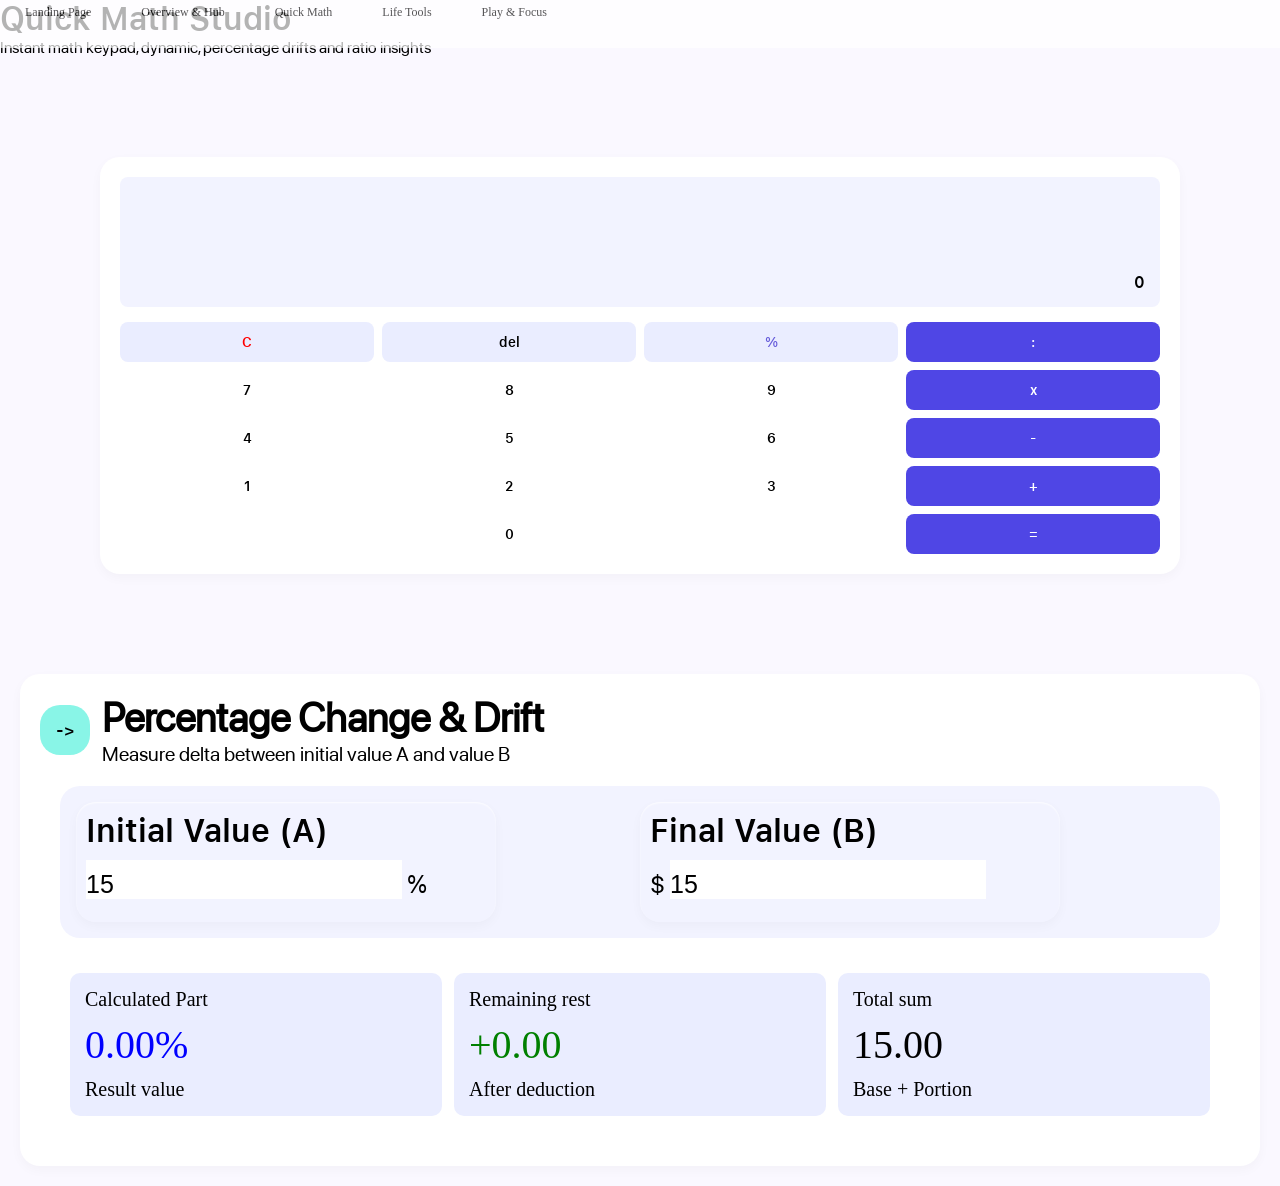
<file: calculator.html>
<!DOCTYPE html>
<html>
    <head>
        <link rel="stylesheet" href="calculatorStyles.css">
    </head>
    <body>
        <nav>
            <ul>
               <li><p><a href="AMRIT-WORK/landing-page.html">Landing Page</a></p></li>
                <li> <p> <a href="index.html"> Overview & Hub </a> </p> </li>
                <li> <p> <a href="calculator.html"> Quick Math </a> </p> </li>
                <li> <p> <a href="lifetools.html"> Life Tools </a> </p> </li>
                <li> <p> <a href="playandfocus.html"> Play & Focus </a> </p> </li>
            </ul>
        </nav>

        <header> 
            
        </header>

        <div class="title">
            <h1 class="title-text"> Quick Math Studio </h1>
            <p class="title-paragraph"> Instant math keypad, dynamic, percentage drifts and ratio insights </p>
        </div>
        
        <div class="calculator-card">
            <div id="calc-display" > 0 </div>

            <!-- Keyboard grid -->
             <div class="calculator-keyboard">
                <!-- Button operator -->
                <button class="button button--essential" id="C" onclick=""> C </button>
                <button class="button button--essential" onclick="">del</button>
                <button class="button button--essential" id="percent" onclick=""> % </button>
                <button class="button button--operator" onclick=""> : </button> 
                <!-- Button nums -->

                <!-- Row 1 -->
                <button class="button" onclick=""> 7 </button> 
                <button class="button" onclick=""> 8 </button> 
                <button class="button" onclick=""> 9 </button> 
                <button class="button button--operator" onclick=""> x </button>

                <!-- Row 2 -->

                <button class="button" onclick=""> 4 </button> 
                <button class="button" onclick=""> 5 </button> 
                <button class="button" onclick=""> 6 </button> 
                <button class="button button--operator" onclick=""> - </button>

                <!-- Row 3 -->

                <button class="button" onclick=""> 1 </button> 
                <button class="button" onclick=""> 2 </button> 
                <button class="button" onclick=""> 3 </button> 
                <button class="button button--operator" onclick=""> + </button>

                <!-- Row 4 -->
                <button class="button button--0" onclick=""> 0 </button> 
                
                <button class="button button--operator" onclick=""> = </button>
             </div>
        </div>

<!-- 

        with the permisiion of the organiser i have made this part a comment as we dpnt need to for js ,
        i am not makking edit in css as it dosent need initialits also a requet to reviewer that i have taken advice from an orgniser so this sudden change in code should not cause any ai suspician
        and i have not deleted it  ok etha !! -->














        
        <!-- Feel Free to change the colours and begin doing the JS
        <div class="proportion-card">
            <div class="card-header"> 
                <div class="icon-badge"> % </div>
                <div class="card-header-titles">
                    <h2> Proportion Finder </h2>
                    <p> Calculate exact shares, commisions tips and dicsounts </p>
                </div>  

            </div> -->
<!--            
            <div class="input-section">
                <div class="input-group">
                    <h1> Percentage </h1>
                    <div class="input-field">
                        <input type="text" id="prop-percent" value="15">
                        <span class="suffix"> % </span>
                    </div>
                </div>
                
                <div class="input-group">
                    <h1> Base price </h1>
                    <div class="input-field">
                        <span class="prefix"> $ </span>
                        <input type="text" id="prop-base" value="250">
                    </div>
                </div>
            </div>
            <div class="slider-section"> 
                <div class="slider-group"> 
                    <span> Fluid percentage sweep </span>
                    <span class="range-text"> 0% to 100% </span>
                </div>
                <input type="range" id="prop-slider" min="0" max="100" value="15" class="range-slider">
            </div>
            
            Preset
            <!- <span class="presets-label"> Presets </span>
            <div class="presets-buttons">
                <button class="preset-button" data-value="5"> +5% </button>
                <button class="preset-button" data-value="10"> +10% </button>
                <button class="preset-button preset-button--active" data-value="15"> +15% </button>
                <button class="preset-button" data-value="20"> +20% </button>
                <button class="preset-button" data-value="25"> +25% </button>
                <button class="preset-button" data-value="50"> +50% </button>
            </div> --> 

            <!-- Distribution bar
            <div class="distribution-bar"> 
                <div class="dist-header">
                    <span> Proportion Distribution </span>
                    <div class="dist-legend"> 
                        <span class="dot dot--blue"> </span> <span id="legend-part-text"> Part (15%)</span>
                        <span class="dot dot--cyan"> </span> <span id="legend-remainder-text">Remainder (85%)</span>
                    </div>
                </div>
                <div class="multi-progress-bar">
                    <div class="progress-part" id="progress-part" style="width: 15%;"> </div>
                    <div class="progress-remainder" id="progress-remainder" style="width: 85%;"> </div>
                </div>
            </div>

            Output
            <div class="output-grid">
                <div class="output-section">
                    <span class="out out-title"> Calculated Part </span>
                    <span class="out out-value out-value--blue"> $38.00 </span>
                    <span class="out out-sub"> Result value </span>
                </div>
                <div class="output-section">
                    <span class="out out-title"> Remaining rest </span>
                    <span class="out out-value out-value--green"> $38.00 </span>
                    <span class="out out-sub"> After deduction </span>
                </div>
                <div class="output-section">
                    <span class="out out-title"> Total sum </span>
                    <span class="out out-value out-value--black"> $260.00 </span>
                    <span class="out out-sub"> Base + Portion </span>
                </div>
            </div>
        </div> -->

        <!-- Percentage card -->
        <div class="percentage-card">
            <div class="card-header"> 
                <div class="icon-badge"> -> </div>
                <div class="card-header-titles">
                    <h2> Percentage Change & Drift</h2>
                    <p> Measure delta between initial value A and value B</p>
                </div>  
            </div>
            <div class="input-section">
                <div class="input-group">
                    <h1> Initial Value (A) </h1>
                    <div class="input-field">
                        <input type="text" value="15">
                        <span class="suffix"> % </span>
                    </div>
                </div>
                
                <div class="input-group">
                    <h1> Final Value (B) </h1>
                    <div class="input-field">
                        <span class="prefix"> $ </span>
                        <input type="text" value="15">
                    </div>
                </div>
            </div>

             <div class="output-grid">
                <div class="output-section">
                    <span class="out-title"> Calculated Part </span>
                    <span class="out-value out-value--blue"> $38.00 </span>
                    <span class="out-sub"> Result value </span>
                </div>
                <div class="output-section">
                    <span class="out-title"> Remaining rest </span>
                    <span class="out-value out-value--green"> $38.00 </span>
                    <span class="out-sub"> After deduction </span>
                </div>
                <div class="output-section">
                    <span class="out-title"> Total sum </span>
                    <span class="out-value out-value--black"> $260.00 </span>
                    <span class="out-sub"> Base + Portion </span>
                </div>
                <!-- WIP NOT DONE! -->
            </div>
        </div>

        <script src="calculatorScript.js"></script>
    </body>
</html>
</file>
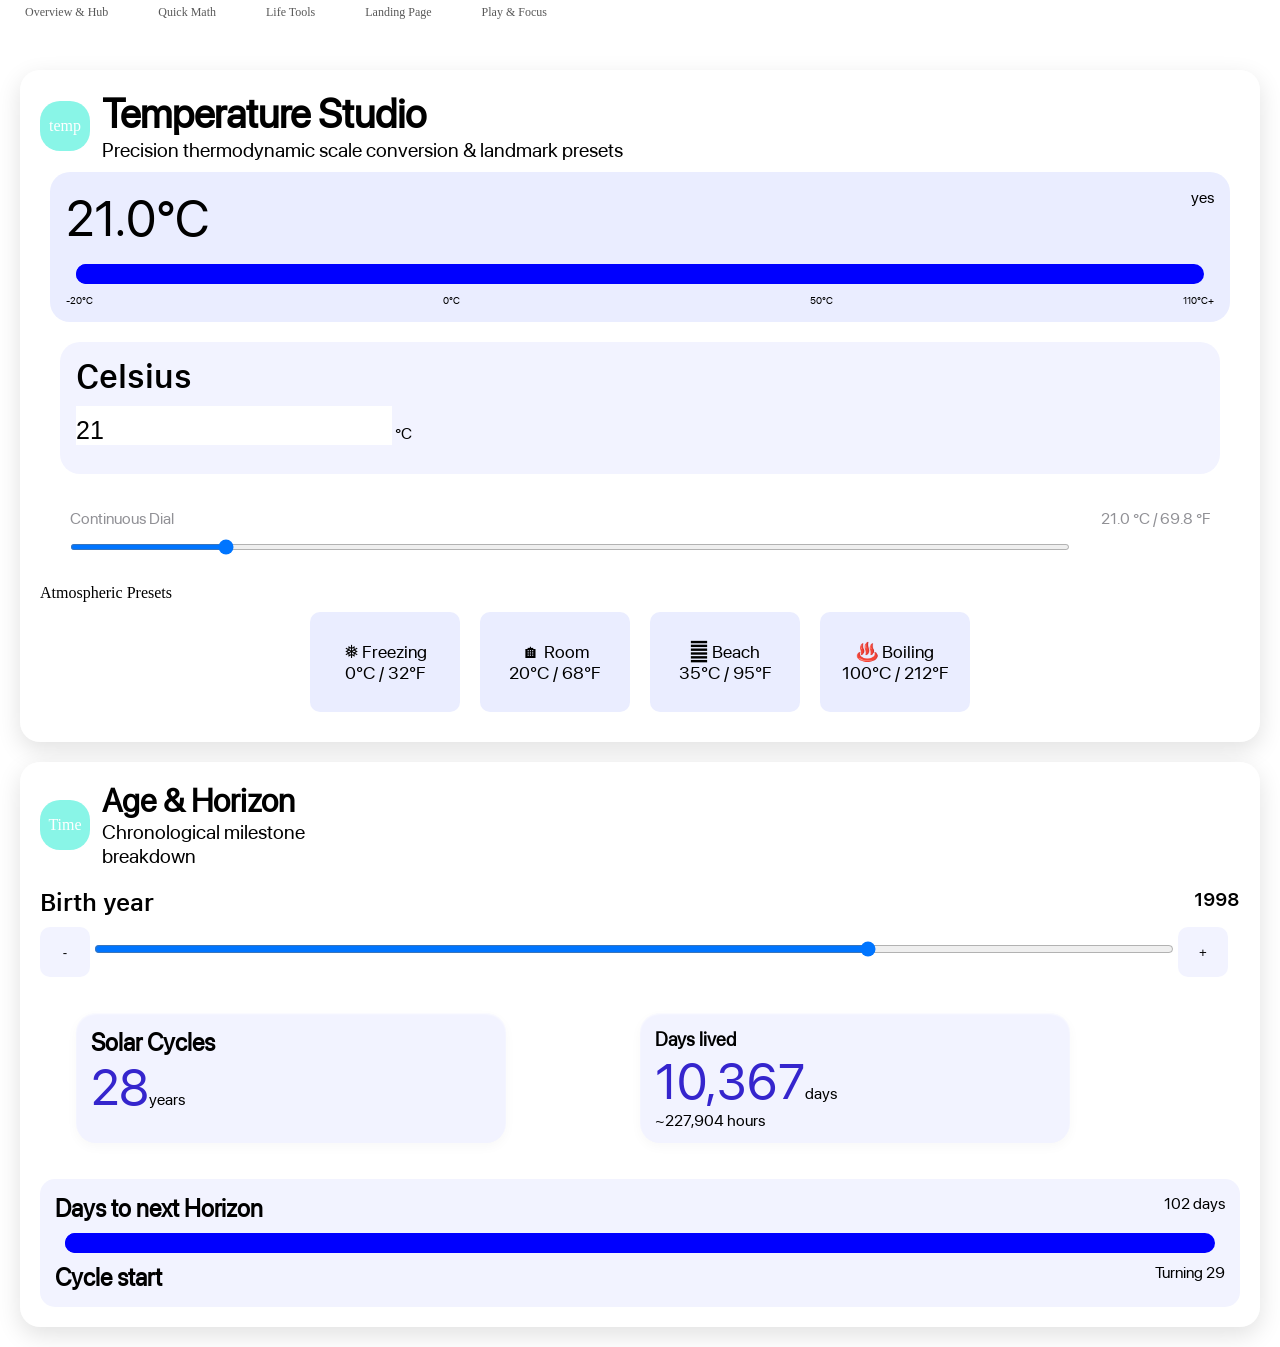
<file: lifetools.html>
<!DOCTYPE html>
<html> 
    <head> 
        <link rel="stylesheet" href="lifetoolsStyles.css">
    </head>
    <body>
        <nav>
            <ul>
               <li> <p> <a href="index.html"> Overview & Hub </a> </p> </li>
                <li> <p> <a href="calculator.html"> Quick Math </a> </p> </li>
                <li> <p> <a href="lifetools.html"> Life Tools </a> </p> </li>
               <li><p><a href="AMRIT-WORK/landing-page.html">Landing Page</a></p></li>
                <li> <p> <a href="playandfocus.html"> Play & Focus </a> </p> </li>
            </ul>
        </nav>

        <header> </header>

         <div class="temperature-card">
            <div class="card-header"> 
                <div class="icon-badge"> temp </div>
                <div class="card-header-titles">
                    <h2> Temperature Studio </h2>
                    <p> Precision thermodynamic scale conversion & landmark presets </p>
                </div>  

            </div>
            <div class="temperature-display">   
                <div class="display-text"> 
                    <div class="top-row">
                        <div class="top-readout"> 
                            <span class="display-value"> 21.0 </span>
                            <span class="display-unit"> °C </span>
                        </div>
                        <div class="comfort-badge">
                            <span class="badge-icon"> yes </span>   
                        </div>  
                    </div>
                    
                    <div class="multi-progress-bar">
                        <div class="progress-part" style="width: 15%;"> </div>
                        <div class="progress-remainder" style="width: 85%;"> </div>
                    </div>
                    
                    <div class="scale-markers">
                        <span> -20°C </span>
                        <span> 0°C </span>
                        <span> 50°C </span>
                        <span> 110°C+ </span>
                    </div>
                </div>

            </div>
            <div class="input-section">
                <div class="input-group">
                    <h1> Celsius </h1>
                    <div class="input-field">
                        <input type="text" value="21">
                        <span class="suffix"> °C </span>
                    </div>
                </div>

                <!-- commented with permission   -->
                
                <!-- <div class="input-group">
                    <h1> Fahrenheit </h1>
                    <div class="input-field">
                        <input type="text" value="69.8">
                        <span class="suffix"> °F </span>
                    </div>
                </div> -->
            </div>
            <div class="slider-section"> 
                <div class="slider-group"> 
                    <span> Continuous Dial </span>
                    <span class="range-text"> 21.0 °C / 69.8 °F </span>
                </div>
                <input type="range" min="0" max="100" value="15" class="range-slider">
            </div>
            
            <!-- Preset -->
            <span class="presets-label"> Atmospheric Presets </span>
            <div class="preset-buttons">
                <button class="preset-button"> 
                    <span class="preset-icon"> ❅</span>
                    <span class="preset-title"> Freezing </span> <br>
                    <span class="preset-subtitle"> 0°C / 32°F </span>   

                </button>
                <button class="preset-button preset-button--active"> 
                    <span class="preset-icon"> 🏠︎ </span>
                    <span class="preset-title"> Room </span> <br>
                    <span class="preset-subtitle"> 20°C / 68°F </span>   
                </button>
                <button class="preset-button"> 
                    <span class="preset-icon"> 𓊝 </span>
                    <span class="preset-title"> Beach </span> <br>
                    <span class="preset-subtitle"> 35°C / 95°F </span>   
                </button>
                <button class="preset-button"> 
                    <span class="preset-icon"> ♨️ </span>
                    <span class="preset-title"> Boiling </span> <br>
                    <span class="preset-subtitle"> 100°C / 212°F</span>   
                </button>
            </div>
        </div> 

        <!-- Age -->
        <div class="age-card">
            <div class="card-header">
                <div class="icon-badge"> Time </div>
                <div class="card-header-titles"> 
                    <h1> Age & Horizon </h1>
                    <p> Chronological milestone <br> breakdown </p>
                </div>
                
            </div>

            <!-- Slider -->
            <div class="birthyear">
                <div class="birthyear-legend">
                    <h2> Birth year </h2>
                    <h3> 1998 </h3>
                </div>
                <div class="birthyear-slider">
                    <button class="yearbutton minus"> - </button>
                    <input type="range" min="1926" max="2026" value="1998">
                    <button class="yearbutton plus"> + </button>
                </div>
            </div>

            <div class="life-lived">
                <div class="life-lived-group">
                    <h2> Solar Cycles</h2>
                    <div class="amount-unit">
                        <span class="life-lived-amount solar-cycles-amount"> 28</span>
                        <span class="life-lived-unit solar-cycles-unit"> years </span>

                    </div>
                </div>
                <div class="life-lived-group">
                    <h3> Days lived</h3>
                    <div class="amount-unit">
                        <span class="life-lived-amount days-lived-amount"> 10,367</span>
                        <span class="life-lived-unit days-lived--unit"> days </span>
                    </div>
                    <p> ~227,904 hours </p>
                </div>
            </div>

            <div class="count-down">
                <div class="count-down-header">
                    <h2> Days to next Horizon </h2>
                    <p> 102 days </p>
                </div>
                <div class="multi-progress-bar">
                    <div class="progress-part" style="width: 15%;"> </div>
                    <div class="progress-remainder" style="width: 85%;"> </div>
                </div>
                <div class="count-down-footer">
                    <h2> Cycle start </h2>
                    <p> Turning 29 </p>
                </div>
            </div>
        </div>  

        <!-- again with permission from org im doing it in comment  -->





        
        <!-- <div class="decision-card">
            <div class="card-header">
                <div class="icon-badge"> temp </div>
                <div class="card-header-titles">
                    <h2> Decision Arbiter </h2>
                    <p> Bypass cognitive paralysis instantly </p>
                </div>
            </div>
            <div class="decisions">
                <div class="decision decision--A">
                    <p> <span class="key-decision key-decision--green"> A </span> Deep Focus Session </p>
                </div>
                <div class="decision decision--B">
                    <p> <span class="key-decision key-decision--blue"> B </span> 30 Minute Outdoor Walk </p>
                </div>
                    <button class="resolve-button"> Resolve Dillema </button>
            </div>
        </div> -->

        <script src="life-script.js"></script>
    </body>
</html>
</file>
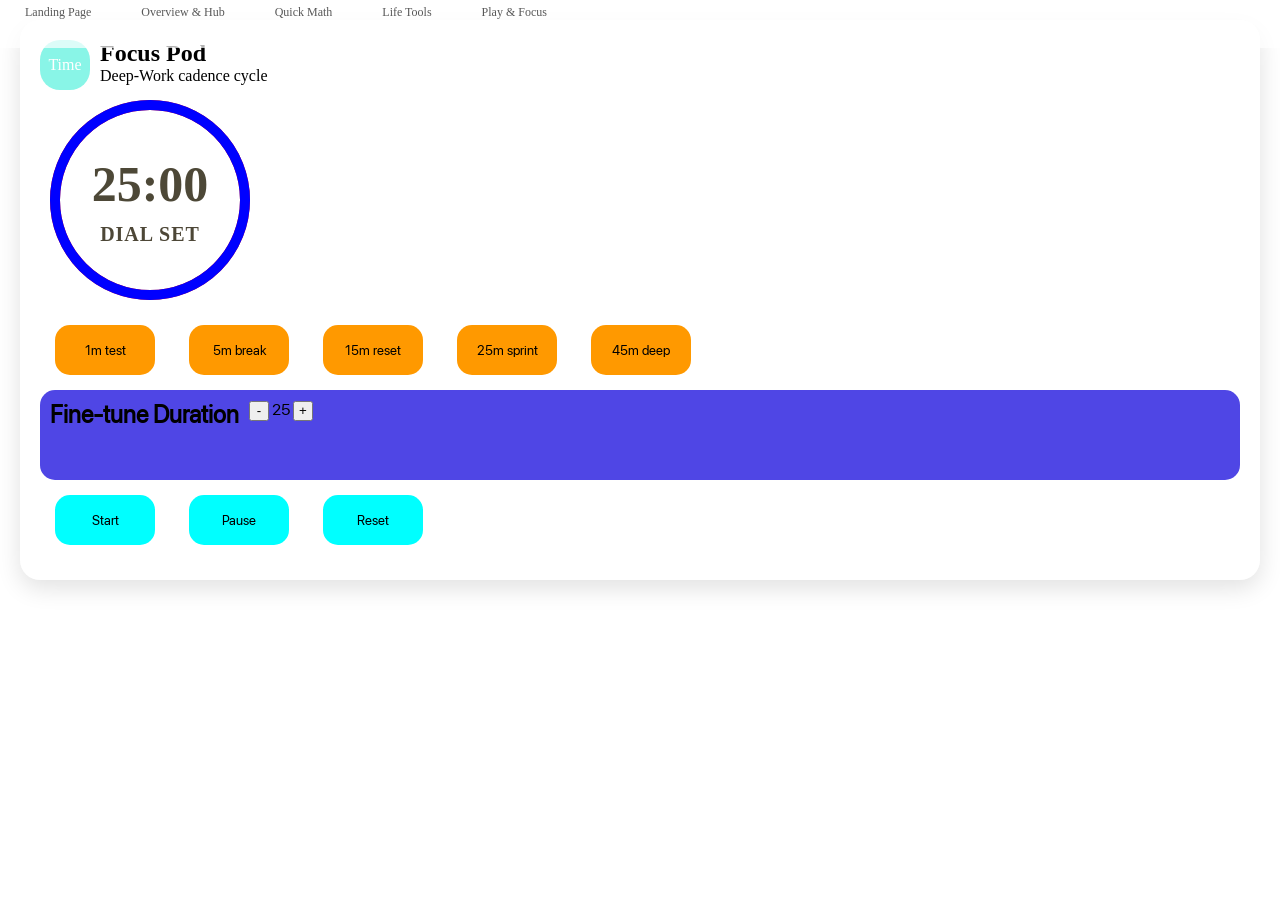
<file: playandfocus.html>
<!DOCTYPE html>
<html>

<head>
    <link rel="stylesheet" href="playandfocus.css">
</head>

<body>
    <!-- Nav -->
    <nav>
        <ul>
            <li>
                <p><a href="AMRIT-WORK/landing-page.html">Landing Page</a></p>
            </li>
            <li>
                <p> <a href="index.html"> Overview & Hub </a> </p>
            </li>
            <li>
                <p> <a href="calculator.html"> Quick Math </a> </p>
            </li>
            <li>
                <p> <a href="lifetools.html"> Life Tools </a> </p>
            </li>
            <li>
                <p> <a href="playandfocus.html"> Play & Focus </a> </p>
            </li>
        </ul>
    </nav>

    <!-- Start -->
    <div class="focus-card">
        <div class="focus-header">
            <div class="icon-badge"> Time </div>
            <div class="focus-title">
                <h2> Focus Pod </h2>
                <p> Deep-Work cadence cycle</p>
            </div>
        </div>

        <div class="time-wrapper">
            <svg class="progress-ring" width="220" height="220">
                <circle class="ring-track" cx="110" cy="110" r="95"> </circle>
                <circle class="ring-progress" cx="110" cy="110" r="95"> </circle>
            </svg>

            <div class="timer-text">
                <span class="timer-value"> 25:00 </span>
                <span class="timer-label"> DIAL SET</span>
            </div>
        </div>
        <div class="timer-buttons">
            <button class="timer-button"> 1m test </button>
            <button class="timer-button"> 5m break </button>
            <button class="timer-button"> 15m reset </button>
            <button class="timer-button"> 25m sprint </button>
            <button class="timer-button"> 45m deep </button>
        </div>
        <!-- Slider -->
        <div class="slider">
            <div class="slider-legend">
                <h2> Fine-tune Duration </h2>
            </div>
            <div class="slider-input">
                <button class="yearbutton minus"> - </button>
                <span class="slider-value"> 25 </span>
                <button class="yearbutton plus"> + </button>
            </div>
        </div>

        <div class="focus-buttons">
            <button class="focus-button focus-button--start"> Start </button>
            <button class="focus-button focus-button--pause"> Pause </button>
            <button class="focus-button focus-button--reset"> Reset </button>
        </div>
    </div>

    <script src="play-script.js"></script>
</body>

</html>
</file>
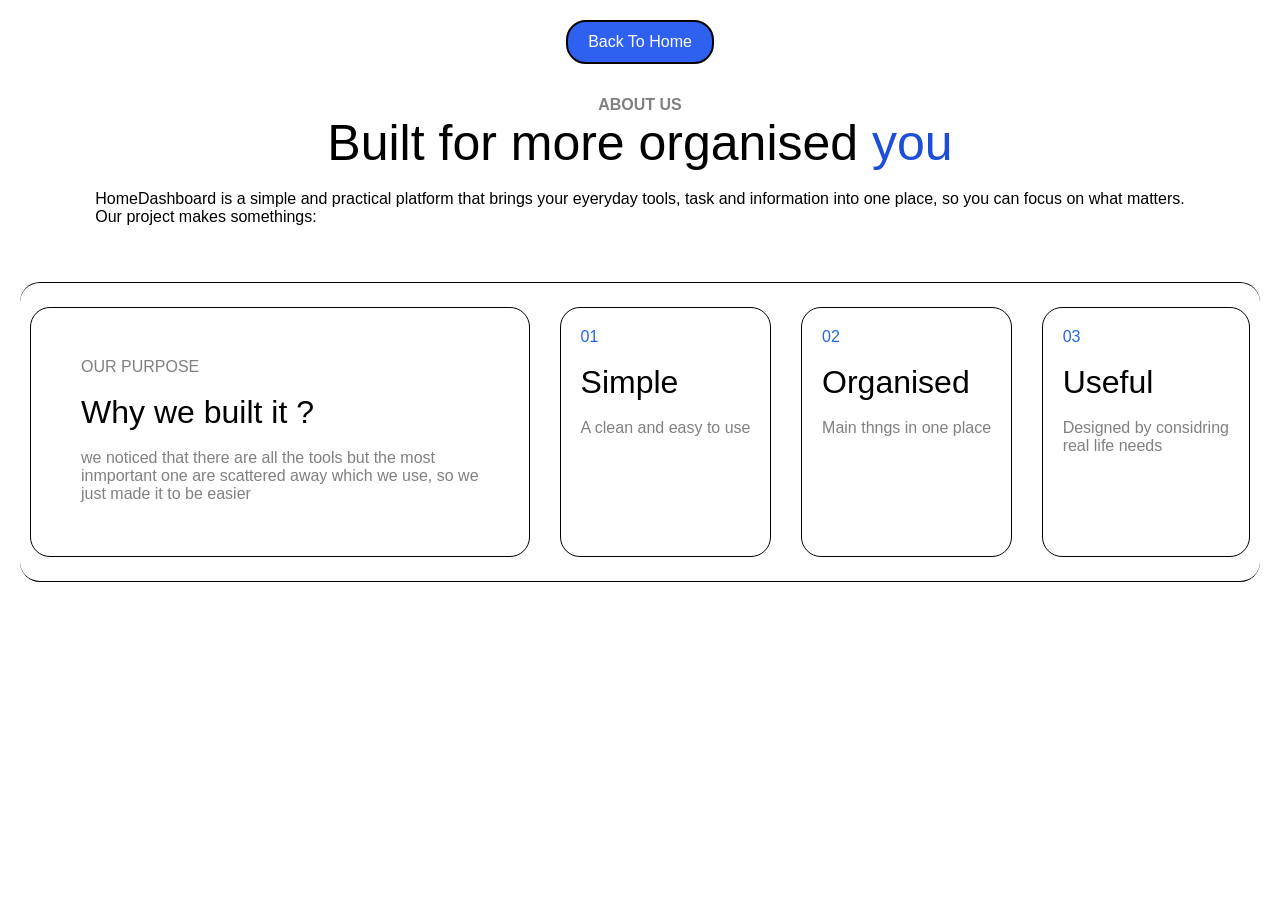
<file: AMRIT-WORK/about-land.html>
<!DOCTYPE html>
<html lang="en">
<head>
    <meta charset="UTF-8">
    <meta name="viewport" content="width=device-width, initial-scale=1.0">
    <title>Document</title>
    <link rel="stylesheet" href="landing-page.css">
</head>
<body>
    <div class="idk">
    <a class="about-a" href="landing-page.html">Back To Home</a>
    </div>
    <br><br>
<div class="about-us-div">
    <h4 class="about-hfour">ABOUT US</h4> <br>
</div>
<div class="pppp-div">
    <p class="pppp">
        Built for more organised <span class="pppp-span">you</span>
    </p></div><br>
    <div class="yoyo">
    <p>HomeDashboard is a simple and practical platform that brings your eyeryday tools, task and information into one place, so you can focus on what matters. <br>Our project makes somethings:</p>
    </div><br><br>

    <div class="box">
        <div class="box1">
            <span class="box1-1">OUR PURPOSE</span><br><br>
            <span class="box1-2">Why we built it ?</span><br><br>
            <span class="box1-3">we noticed that there are all the tools but the most inmportant one are scattered away which we use, so we just made it to be easier</span>
        </div>
        <div class="box2">
            <span class="box-2-1">01</span><br><br>
            <span class="box-2-2">Simple</span><br><br>
            <span class="box-2-3">A clean and easy to use</span>
        </div>
        <div class="box3">
            <span class="box-3-1">02</span><br><br>
            <span class="box-3-2">Organised</span><br><br>
            <span class="box-3-3">Main thngs in one place</span>
        </div>
        <div class="box4">
            <span class="box-4-1">03</span><br><br>
            <span class="box-4-2">Useful</span><br><br>
            <span class="box-4-3">Designed by considring <br> real life needs</span>
        </div>
    </div>
   

</body>
</html>
</file>
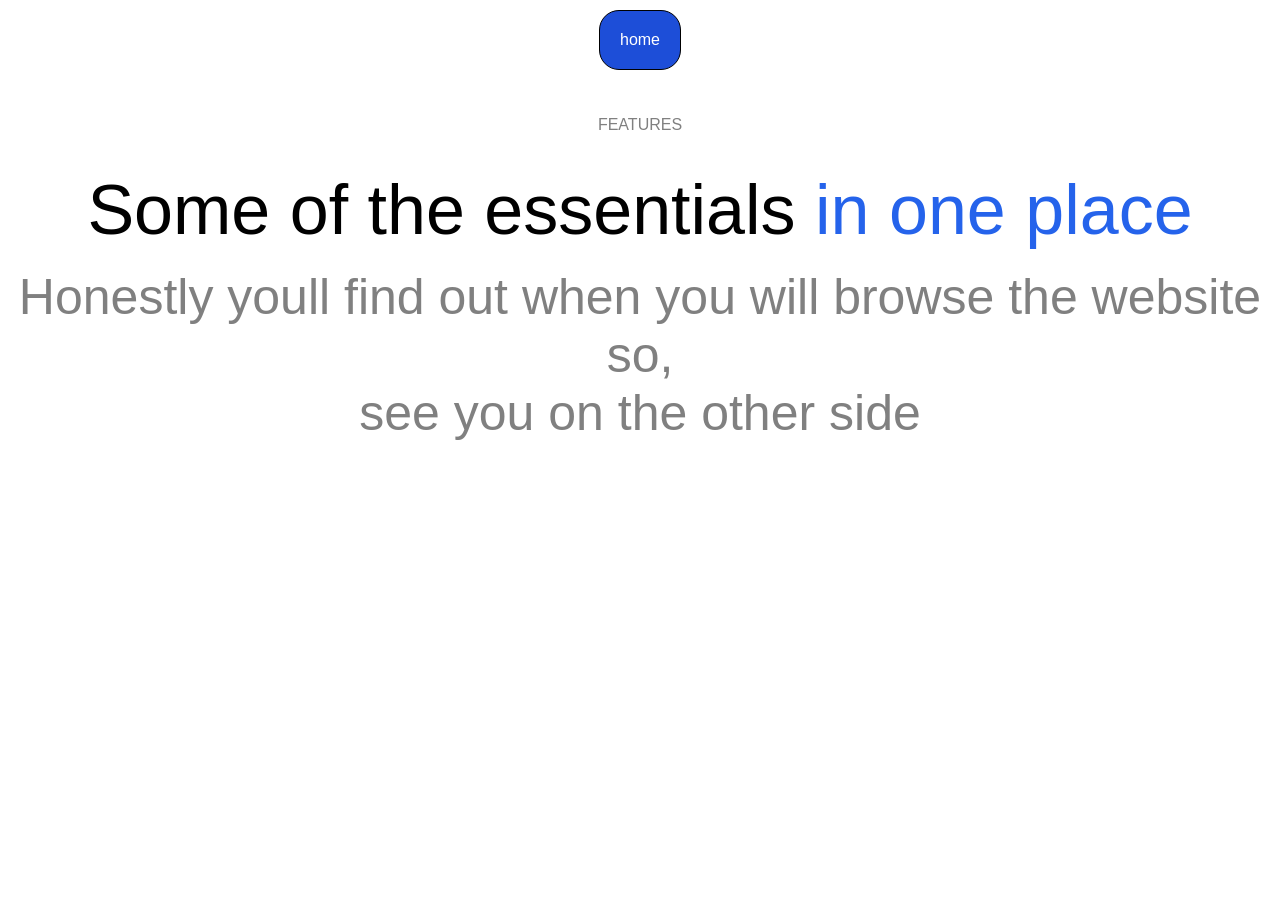
<file: AMRIT-WORK/features-land.html>
<!DOCTYPE html>
<html lang="en">

<head>
    <meta charset="UTF-8">
    <meta name="viewport" content="width=device-width, initial-scale=1.0">
    <title>Document</title>
    <link rel="stylesheet" href="landing-page.css">
</head>

<body>

    <div class="something-div">
        <a class="something" href="landing-page.html">home</a>
    </div>

    <div class="feat-div"></div>
<br><br>
    <p class="feat-p">FEATURES</p><br><br>
    <p class="every-p">Some of the essentials<span class="every-span"> in one place</span></p><br>

    <p class="rest-p">Honestly youll find out when you will browse the website so, <br>see you on the other side
    </p>
</body>

</html>
</file>
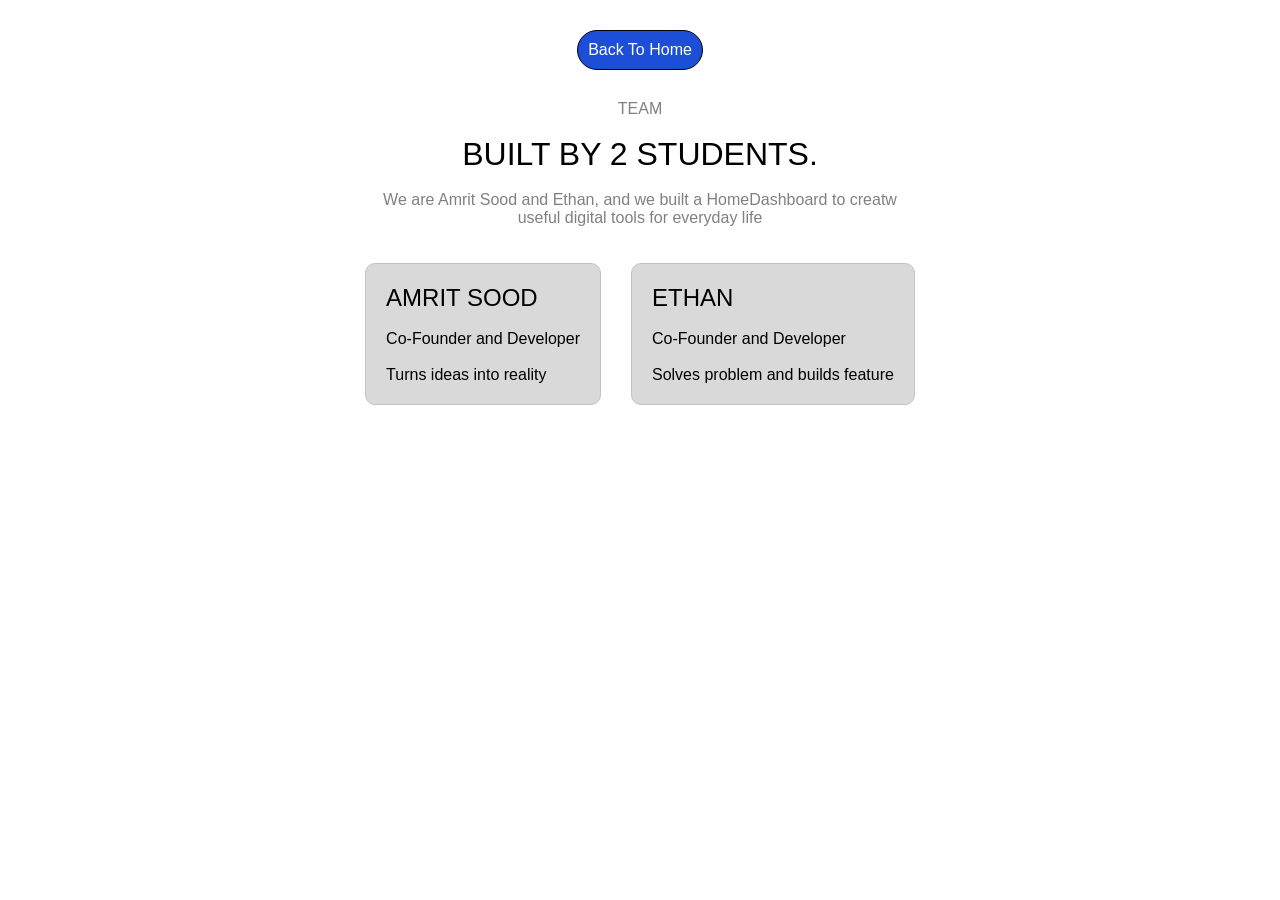
<file: AMRIT-WORK/team-land.html>
<!DOCTYPE html>
<html lang="en">

<head>
    <meta charset="UTF-8">
    <meta name="viewport" content="width=device-width, initial-scale=1.0">
    <title>Document</title>
    <link rel="stylesheet" href="landing-page.css">
</head>

<body>

    <div class="hh-div">
        <a class="hh" href="landing-page.html">Back To Home</a>
    </div>

    <div class="t-div">
        TEAM
    </div><br>

    <div class="built-div">BUILT BY 2 STUDENTS.</div><br>

    <div class="t-div">We are Amrit Sood and Ethan, and we built a HomeDashboard to creatw <br>useful digital tools for
        everyday life</div>
    <br><br>
    <div class="block-div">
        <div class="block-div-1"><span class="am">AMRIT SOOD</span><br><br>Co-Founder and Developer <br><br>Turns ideas
            into reality</div>
        <div class="block-div-2"><span class="am">ETHAN</span><br><br>Co-Founder and Developer <br><br>Solves problem
            and builds feature</div>
    </div>

</body>

</html>
</file>
<file: calculatorStyles.css>
/* --- SF PRO TEXT (Using Display Regular as a temporary substitute) --- */
@font-face {
    font-family: 'SF Pro Text Regular';
    src: url('fonts/sf-pro-display_regular.woff2') format('woff2'); /* This file exists! */
    font-weight: 400;
    font-style: normal;
}

/* --- SF PRO TEXT (Using your working Semibold file as the fallback) --- */
@font-face {
    font-family: 'SF Pro Text';
    src: url('fonts/sf-pro-text_semibold.woff2') format('woff2');
    font-weight: 400;
    font-style: normal;
}

@font-face {
    font-family: 'SF Pro Text';
    src: url('fonts/sf-pro-text_semibold.woff2') format('woff2');
    font-weight: 600;
    font-style: normal;
}

* {
    margin: 0px;
    padding: 0px;
}

nav li a {
    display: block;
    color: #131313;
    text-align: center;
    padding-right: 25px;
    padding-left: 25px;
    padding-bottom: 5px;
    padding-top: 5px;
    text-decoration: none;
}

nav ul {
    list-style-type: none;
    margin: 0;
    padding: 0;
    overflow: hidden;
    background-color: #FFFFFF;

    display: flex;
    justify-content: flex-start;
    min-height: 48px;

}

nav li a:hover {
    background-color: #dfdddd;
    opacity: 0.7;
}

nav {
    place-items: center;
    min-height: 48px;

    position: fixed;
    top: 0;
    left: 0;
    width: 100%;
    z-index: 1000;
    opacity: 0.7;
}

nav p {
    font-size: 12px;
    margin: 0;
    padding: 0;
    display: inline-block;
}

nav img {
    height: 20px;
    width: auto;
    display: block;
}

body {
    background-color: #FAF8FF;
}

/* calculator */
.title-text {
    font-family: 'SF Pro Text';

}

.title-paragraph {
    font-family: 'SF Pro Text Regular';
}
.calculator-card {
    background-color: #FFF;
    padding: 20px;
    border-radius: 20px;
    margin: 100px;
    box-shadow: inset 0 1px 2px rgba(255, 255, 255, 0.8), 0 4px 12px rgba(0, 0, 0, 0.03);
}

#calc-display {
    padding: 15px;
    border-radius: 8px;
    margin-bottom: 15px;
    overflow: hidden;
    background-color: #F2F3FF;
    color: black;
    font-family: 'SF Pro Text';
    height: 100px;
    display: flex;
    justify-content: flex-end;
    align-items: flex-end;
}

.calculator-keyboard {
    display: grid;
    grid-template-columns: repeat(4, 1fr);
    gap: 8px;
    height: auto;
}


.button {
    background-color: #FFFF;
    border-radius: 8px;
    border: 0;
    cursor: pointer;
    height: 40px;
    width: auto;
    font-family: 'SF Pro Text';
}

.button--0 {
    grid-column: span 3;
}
.button--clear {
    background-color: red;
}
.button--operator {
    background-color: #4F46E5;
    color: #FFFF;
}

.button--essential {
    background-color: #EAEDFF;
}
.button:hover {
    opacity: 0.5;
}

#C {
    color: red;
}

#percent {
    color: #655BDA
}

/* Presets */

.proportion-card, .percentage-card {
    background-color: #FFFFFF;
    border-radius: 20px;
    margin: 20px;
    padding: 20px;
    box-shadow: inset 0 1px 2px rgba(255, 255, 255, 0.8), 0 4px 12px rgba(0, 0, 0, 0.03);
}

.card-header {
    display: flex;
    align-items:center;
    gap: 12px;
    margin-bottom: 10px;
}

.card-header-titles {
    font-family: 'SF Pro Text Regular';
}
.icon-badge {
    font-family: 'SF Pro Text';
    background-color: #89F5E7;
    display: flex;
    color: black;
    font-weight: 300px;
    width: 50px;
    height: 50px;
    border-radius: 20px;
    justify-content: center;
    align-items: center;
}

.card-header h2 {
    font-size: 40px;
    font-weight: 20px;
}

.card-header p {
    font-size: 20px
}

/* Input */
.input-section {
    display: grid;
    grid-template-columns: 1fr 1fr;
    background-color: #F2F3FF;
    padding: 16px;
    border-radius: 20px;
    margin: 20px;
}
.input-group {
    
    border-radius: 20px;
    height: auto;
    align-items: center;
    display: inline;
    width: 400px;
    height: 100px;
    padding: 10px;
    box-shadow: inset 0 1px 2px rgba(255, 255, 255, 0.8), 0 4px 12px rgba(0, 0, 0, 0.03);   
}

.input-group h1 {
    font-family: 'SF Pro Text';
}

.input-field {
    padding-top: 10px;
    font-family: 'SF Pro Text Regular';
    font-size: 25px;
}

.input-field input {
    border: 0;
    font-size: 25px;
    padding-top: 10px;
    background-color: #FFFFFF;
}

/* Slider */

.slider-section {
    margin: 15px;
    padding: 15px;
}
.slider-group {
    display: flex;
    justify-content: space-between;
    margin-bottom: 8px;
    font-weight: 500;
    color: #919196;
    font-family: 'SF Pro Text Regular';
}

.range-slider {
    width: 1000px;
    height: 10px;
    cursor: pointer;
    background: #3525CD;
}


/* Presets */

.presets-label {
    margin: 15px;
    padding: 15px;
    color: #919196;
    font-family: 'SF Pro Text Regular';
}
.presets-buttons {
    margin-left: 15px;
    padding-left: 15px;
    
    display: flex;
    justify-content: center;
    align-items: center;
    
}
.preset-button {
    font-family: 'SF Pro Text Regular';
    border-radius: 15px;
    margin: 10px;
    padding: 15px;
    height: 45px;
    width: 100px;

    display: flex;
    text-align: center;
    justify-content: center;
    border: 0;
    background-color: #EAEDFF;
    cursor: pointer;

    font-weight: 400;
    font-family: 'SF Pro Text Regular';
}


.preset-button:hover {
    background-color: #4F46E5;
    color: white;
}

.preset-button:active {
    transform: scale(0.98);
}

/* Distribution */

.dist-header {
    display: flex;
    margin: 15px;
    padding: 15px;
    justify-content: space-between;
    font-family: 'SF Pro Text';
}

.dist-legend {
    align-items: center;
    display: flex;
    margin: 10px;
    justify-content: space-between;
    font-family: 'SF Pro Text';
    gap: 10px;
}

.dot {
    width: 8px;
    height: 8px;
    border-radius: 10px;
    display: inline-block;
}

.dot--blue {
    background-color: blue;
}

.dot--cyan {
    background-color: cyan;
}

.multi-progress-bar {
    margin: 30px;
    height: 20px;
    background-color: blue;
    border-radius: 10px;
    display: flex;
    overflow: hidden;
}

.progress-part {
    background-color: aquamarine;
    height: 100%;
}

/* Output grid */

.output-grid {
    display: grid;
    grid-template-columns: 1fr 1fr 1fr;
    gap: 12px;
    margin: 15px;
    padding: 15px;
    
}

.output-section {
    background-color: #EAEDFF;
    border-radius: 10px;
    padding: 15px;
    display: flex;
    flex-direction: column;
}

.out-title {
    font-size: 20px;
    margin-bottom: 10px;
}

.out-value {
    font-size: 40px;
    margin-bottom: 10px;
}

.out-value--blue {
    color: blue;
}
.out-value--green {
    color: green;
}

.out-value--black {
    color: black;
}

.out-sub {
    font-size: 20px;
}

.out {
    font-family: 'SF Pro Text Regular';
}
/* Percentage card */







/* changes made by amrit sood  */

.progress-remainder{
    background-color:#89F5E7;
    height:100%;
}
</file>
<file: lifetoolsStyles.css>
/* --- SF PRO TEXT (Using Display Regular as a temporary substitute) --- */
@font-face {
    font-family: 'SF Pro Text Regular';
    src: url('fonts/sf-pro-display_regular.woff2') format('woff2'); /* This file exists! */
    font-weight: 400;
    font-style: normal;
}

/* --- SF PRO TEXT (Using your working Semibold file as the fallback) --- */
@font-face {
    font-family: 'SF Pro Text';
    src: url('fonts/sf-pro-text_semibold.woff2') format('woff2');
    font-weight: 400;
    font-style: normal;
}

@font-face {
    font-family: 'SF Pro Text';
    src: url('fonts/sf-pro-text_semibold.woff2') format('woff2');
    font-weight: 600;
    font-style: normal;
}

* {
    margin: 0px;
    padding: 0px;
}

header {
    height: 50px;
}

nav li a {
    display: block;
    color: #131313;
    text-align: center;
    padding-right: 25px;
    padding-left: 25px;
    padding-bottom: 5px;
    padding-top: 5px;
    text-decoration: none;
}

nav ul {
    list-style-type: none;
    margin: 0;
    padding: 0;
    overflow: hidden;
    background-color: #FFFFFF;

    display: flex;
    justify-content: flex-start;
    min-height: 48px;

}

nav li a:hover {
    background-color: #dfdddd;
    opacity: 0.7;
}

nav {
    place-items: center;
    min-height: 48px;

    position: fixed;
    top: 0;
    left: 0;
    width: 100%;
    z-index: 1000;
    opacity: 0.7;
}

nav p {
    font-size: 12px;
    margin: 0;
    padding: 0;
    display: inline-block;
}

nav img {
    height: 20px;
    width: auto;
    display: block;
}


.temperature-card, .age-card, .decision-card {
    background-color: #FFF;
    border-radius: 20px;
    margin: 20px;
    padding: 20px;
    box-shadow: inset 0 2px 4px rgba(255, 255, 255, 0.95), 0 8px 24px rgba(0, 0, 0, 0.12);

}

.card-header {
    display: flex;
    align-items:center;
    gap: 12px;
    margin-bottom: 10px;
}

.card-header-titles {
    font-family: 'SF Pro Text Regular';
}
.icon-badge {
    background-color: #89F5E7;
    display: flex;
    color: white;
    width: 50px;
    height: 50px;
    border-radius: 20px;
    justify-content: center;
    align-items: center;
}

.card-header h2 {
    font-size: 40px;
    font-weight: 20px;
}

.card-header p {
    font-size: 20px
}
/* Display */

.temperature-display {
    margin: 10px;
    border-radius: 20px;
    padding: 15px;
    font-family: 'SF Pro Text Regular';
    border: 1px solid #0000;
    background-color: #EAEDFF;
}

.temperature-display .top-row {
    display: flex;
    justify-content: space-between;
    align-items: flex-start;
    margin-bottom: 16px;
}
.temperature-display .top-readout {
    display: flex;
    align-items: baseline;
    font-size: 50px;
}

.scale-markers {
    display: flex;
    justify-content: space-between;
    font-size: 10px;
    font-family: 'SF Pro Text Regular';
}

/* Input */
.input-section {
    display: grid;
    grid-template-columns: 1fr 1fr;
    background-color: #F2F3FF;
    padding: 16px;
    border-radius: 20px;
    margin: 20px;
}
.input-group {
    border-radius: 20px;
    height: auto;
    align-items: center;
    display: inline;
    width: 400px;
    height: 100px;
    
}

.input-group h1 {
    font-family: 'SF Pro Text';
}

.input-field {
    padding-top: 10px;
    font-family: 'SF Pro Text Regular';
}

.input-field input {
    border: 0;
    font-size: 25px;
    padding-top: 10px;
    background-color: #FFFFFF;
}

/* Slider */

.slider-section {
    margin: 15px;
    padding: 15px;
}
.slider-group {
    display: flex;
    justify-content: space-between;
    margin-bottom: 8px;
    font-weight: 500;
    color: #919196;
    font-family: 'SF Pro Text Regular';
}

.range-slider {
    width: 1000px;
    height: 6px;
    cursor: pointer;
    background: #3525CD;
}

/* Presets */

.preset-buttons {
    display: flex;
    justify-content: center;
    align-items: center;
}
.preset-button {
    font-family: 'SF Pro Text Regular';
    border-radius: 10px;
    margin: 10px;
    padding: 15px;
    height: 100px;
    width: 150px;
    text-align: center;
    align-items: flex-start;
    border: 0;
    background-color: #EAEDFF;
    font-weight: 400;
    font-family: 'SF Pro Text Regular';
    cursor: pointer;
}


.preset-button:hover {
    background-color: #4F46E5;
    color: white;
}

.preset-button:active {
    transform: scale(0.98);
}

.preset-icon {
    font-size: 18px;
    margin-bottom: 8px;
}

.preset-title {
    font-size: 18px;

    margin-bottom: 8px;
}

.preset-subtitle {
    font-size: 18px;
    margin-bottom: 8px;
}
/* Distribution */

.multi-progress-bar {
    margin: 10px;
    height: 20px;
    background-color: blue;
    border-radius: 10px;
    display: flex;
    overflow: hidden;
}

.progress-part {
    background-color: blue;
    height: 100%;
}

/* Age & horixij */

.birthyear-legend {
    display: flex;
    justify-content: space-between;
    padding-top: 10px;
    font-family: 'SF Pro Text';

}

.yearbutton {
    height: 50px;
    width: 50px;
    background-color: #F2F3FF;
    border-radius: 10px;
    border: 0;
}

.birthyear input {
    width: 90%;
    cursor: pointer;
}

.yearbutton:hover {
    background-color: #4F46E5;
    color: white;
}

.yearbutton:active {
    transform: scale(0.98);
}

.birthyear-slider {
    margin-top: 10px;
    margin-bottom: 10px;
}

/* Life lived */

.life-lived {
    display: grid;
    grid-template-columns: 1fr 1fr;
    background-color: #FFFFFF;
    padding: 16px;
    border-radius: 20px;
    margin: 20px;
    
}

.amount-unit {
    display: flex;
    align-items: baseline;
}

.life-lived-group {
    background-color: #F2F3FF;
    border-radius: 20px;
    padding: 15px;
    height: auto;
    align-items: center;
    display: inline;
    width: 400px;
    height: 100px;
    box-shadow: inset 0 1px 2px rgba(255, 255, 255, 0.8), 0 4px 12px rgba(0, 0, 0, 0.03);  
    gap: 24px;
   
    font-family: 'SF Pro Text Regular';
}

.life-lived-amount {
    color: #3525CD;
    font-size: 50px;
    font-weight: 300px;
}

/* Count dowm */

.count-down-header, .count-down-footer {
    font-family: 'SF Pro Text Regular';
    display: flex;
    justify-content: space-between;
}

.count-down {
    background-color: #F2F3FF;
    padding: 15px;
    border-radius: 15px;
}

/* DEcision */

.decision {
    font-family: 'SF Pro Text';
    display: flex;
    background-color: #F2F3FF;
    margin-bottom: 15px;
    padding: 10px;
    border-radius: 15px;
    height: 50px;
}

.key-decision {
    font-size: 40px;
    
}

.resolve-button {
    display: flex;
    background-color: #3525CD;
    margin-bottom: 15px;
    padding: 10px;
    border-radius: 15px;
    border: 0;
    width: 100%;
    height: 50px;
    color: white;

    align-content: center;
    justify-content: center;
    font-family: 'SF Pro Text';
    font-size: 25px;
}

.resolve-button:hover {
    opacity: 0.7;
}

.resolve-button:active {
    transform: scale(0.98);
}
</file>
<file: playandfocus.css>
/* --- SF PRO TEXT (Using Display Regular as a temporary substitute) --- */
@font-face {
    font-family: 'SF Pro Text Regular';
    src: url('fonts/sf-pro-display_regular.woff2') format('woff2'); /* This file exists! */
    font-weight: 400;
    font-style: normal;
}

/* --- SF PRO TEXT (Using your working Semibold file as the fallback) --- */
@font-face {
    font-family: 'SF Pro Text';
    src: url('fonts/sf-pro-text_semibold.woff2') format('woff2');
    font-weight: 400;
    font-style: normal;
}

@font-face {
    font-family: 'SF Pro Text';
    src: url('fonts/sf-pro-text_semibold.woff2') format('woff2');
    font-weight: 600;
    font-style: normal;
}

* {
    margin: 0px;
    padding: 0px;
}

header {
    height: 50px;
}

nav li a {
    display: block;
    color: #131313;
    text-align: center;
    padding-right: 25px;
    padding-left: 25px;
    padding-bottom: 5px;
    padding-top: 5px;
    text-decoration: none;
}

nav ul {
    list-style-type: none;
    margin: 0;
    padding: 0;
    overflow: hidden;
    background-color: #FFFFFF;

    display: flex;
    justify-content: flex-start;
    min-height: 48px;

}

nav li a:hover {
    background-color: #dfdddd;
    opacity: 0.7;
}

nav {
    place-items: center;
    min-height: 48px;

    position: fixed;
    top: 0;
    left: 0;
    width: 100%;
    z-index: 1000;
    opacity: 0.7;
}

nav p {
    font-size: 12px;
    margin: 0;
    padding: 0;
    display: inline-block;
}

nav img {
    height: 20px;
    width: auto;
    display: block;
}

/* Start */

.focus-card {
    background-color: #FFFF;
    border-radius: 20px;
    margin: 20px;
    padding: 20px;
    box-shadow: inset 0 2px 4px rgba(255, 255, 255, 0.95), 0 8px 24px rgba(0, 0, 0, 0.12);

}

.icon-badge {
    background-color: #89F5E7;
    display: flex;
    color: white;
    width: 50px;
    height: 50px;
    border-radius: 20px;
    justify-content: center;
    align-items: center;
}

.focus-header {
    display: flex;
    gap: 10px;
}

.timer-container {
    display: flex;
    justify-content: center;
    align-items: center;
    padding: 20px;
    font-family: 'SF Pro Text Regular';
}

.circle-wrapper {
    position: relative;
    width: 220px;
    height: 220px;
    margin: 20px;
    display: flex;
    justify-content: center;
    align-items: center;
}

.time-wrapper {
    position: relative;
    width: 220px;
    height: 220px;
    display: flex;
    justify-content: center;
    place-items: center;
    align-items: center;
}

.progress-ring {
    transform: rotate(-90deg);
}

.ring-track {
    fill: none;
    stroke: red;
    stroke-width: 10px;
}
.ring-progress {
    fill: none;
    stroke: blue;
    stroke-width: 10px;
    stroke-linecap: 10px;
    stroke-linecap: round;

    stroke-dasharray: 597;
    stroke-dashoffset: 150;
    transition: stroke-dashoffset 0.5 ease;

}

.timer-text {
    position: absolute;
    display: flex;
    flex-direction: column;
    align-items: center;
    text-align: center;
}

.timer-value {
    font-size: 50px;
    font-weight: 800;
    color: rgb(77, 72, 55);
}

.timer-label {
    font-size: 20px;
    font-weight: 700;
    color:  rgb(77, 71, 55);
    letter-spacing: 1px;
    margin-top: 10px;
}   

/*  asdasdasd*/

.timer-button {
    height: 50px;
    width: 100px;
    border-radius: 15px;
    border: 0;
    margin: 15px;
    padding: 15px;

    background-color: rgb(255, 153, 0);
    font-family: 'SF Pro Text Regular';
}



.timer-button:hover {
    background-color: #4F46E5;
    color: white;
}

.timer-button:active {
    transform: scale(0.98);
}

.slider-input {
    margin-left: 10px;
}
.slider {
    display: flex;
    justify-content: flex-start;
    background-color: #4F46E5;
    border-radius: 15px;
    font-family: 'SF Pro Text Regular';
    height: 70px;
    padding: 10px;
}

.yearbutton {
    height: 20px;
    width: 20px;
}

.focus-button {
    height: 50px;
    width: 100px;
    border-radius: 15px;
    border: 0;
    margin: 15px;
    padding: 15px;

    background-color: aqua;
    font-family: 'SF Pro Text Regular';
}
</file>
<file: AMRIT-WORK/landing-page.css>
* {
    margin: 0;
    padding: 0;
    box-sizing: border-box;
}

body {
    font-family: Arial, sans-serif;
}

/* navbar */

.land-nav {
    width: 100%;
    display: flex;
    align-items: center;
    justify-content: space-between;
    background: rgb(242, 246, 254);
    text-decoration: none;
    border: 2px solid black;
    border-radius: 0px;
    padding: 30px;
    box-sizing: border-box;
}

.logo-div {
    display: flex;
    align-items: center;
    gap: 10px;
    font-size: 20px;
    font-weight: 500px;
    color: #111827;
}

.logo-name {
    width: 40px;
    height: 40px;
    display: flex;
    align-items: center;
    justify-content: center;
    border-radius: 10px;
    background: #111827;
    color: white;
    font-weight: 900;
}

.links-land {
    display: flex;
    gap: 30px;
}

.links-land a {
    text-decoration: none;
    color: rgb(161, 160, 160);
    font-size: 14px;
    font-weight: 600;
}

.links-land a:hover {
    color: rgb(113, 109, 243);
}

.dashboard-btn {
    padding: 10px 20px;
    background-color: #0a255f;
    color: white;
    text-decoration: none;
    border-radius: 20px;
    font-size: 15px;
    font-weight: 600;
    transition: 0.2s;
}

.dashboard-btn:hover {
    background-color: rgb(105, 105, 213);
    transform: translateY(-2px);
}
/* git add . */

/* hero section */

.dash {
    color: white;
    width: 100%;
    height: 600px;
    border: 2px solid rgb(4, 1, 14);
    background-color: rgb(4, 1, 14);
    min-height: 600px;
    display: flex;
    align-items: center;
    justify-content: center;
    padding: 80px 8%;
    border: 2px solid rgb(4, 1, 14);
    border-radius: 10px;
    position: reletive;
    overflow: hidden;
}

.hero-content {
    display: flex;
    flex-direction: column;
    align-items: center;
    text-align: center;
    z-index: 2;
    max-width: 800px;
}

.student-project-badge {
    background: rgba(225, 225, 225, 0.1);
    border: 2px solid rgba(225, 225, 225, 0.2);
    padding: 6px 16px;
    border-radius: 20px;
    font-size: 10px;
    letter-spacing: 2px;
    margin-bottom: 20px;
    color: #cbd5e1;
}

.hero-title {
    font-size: 60px;
    font-weight: 800px;
    margin-bottom: 10px;
    color: white;
}

.hero-title span {
    color: rgb(43, 43, 249);
}

.hero-subtitle-tag {
    font-size: 15px;
    letter-spacing: 5px;
    color: rgb(138, 138, 212);
    margin-bottom: 15px;
}

.hero-desc {
    font-size: 20px;
    color: #cbd5e1;
    margin-bottom: 40px;
}

/* dev info sec */

.developer-container {
    display: flex;
    align-items: center;
    gap: 30px;
    margin-bottom: 40px;
}

.developer-card {
    display: flex;
    align-items: center;
    gap: 12px;
    text-align: left;
}

.dev-avatar {
    width: 50px;
    height: 50px;
    background: #3b82f6;
    color: white;
    border-radius: 50%;
    display: flex;
    align-items: center;
    justify-content: center;
    font-weight: bold;
    font-size: 15px;
}

.dev-info h4 {
    font-size: 15px;
    color: white;
    margin-bottom: 2px;
}

.dev-info p {
    font-size: 15px;
    color: #94a3b8;
}

.divider-line {
    width: 1px;
    height: 40;
    background: rgba(225, 225, 225, 0.2);
}

.hero-buttons {
    display: flex;
    gap: 20px;
}

.main-hero-btn {
    background: #2563eb;
    color: white;
    padding: 12px 24px;
    border-radius: 30px;
    text-decoration: none;
    font-weight: 600px;
    transition: 0.2s;
}

.main-hero-btn:hover {
    background: #1d4ed8;
}

.second-hero-btn {
    background: transparent;
    color: white;
    padding: 12px 24px;
    border-radius: 30px;
    border: 1px solid rgba(225, 225, 225, 0.3);
    text-decoration: none;
    font-weight: 600;
    transition: 0.2s;
}

.second-hero-btn:hover {
    border-color: white;
    background: rgba(225, 225, 225, 0.3);
}

/* white area */

.idea-section {
    background-color: aliceblue;
    color: #1e293b;
    padding: 80px 8%;
    text-align: center;
}

.idea-header {
    max-width: 700px;
    margin: 0 auto 50px auto;
}

.idea-tag {
    font-size: 15px;
    font-weight: nold;
    letter-spacing: 2px;
    color: #64748b;
    text-transform: uppervase;
    margin-bottom: 10px;
    display: block;
}

.idea-title {
    font-size: 40px;
    font-weight: 800px;
    color: #0f172a;
    margin-bottom: 15px;
}

.idea-title span {
    color: #2563eb;
}

.idea-desxc {
    font-size: 15px;
    color: #475569;
    line-height: 1.5px;
}

.features-grid {
    display: grid;
    grid-template-columns: repeat(4, 1fr);
    gap: 25px;
}

.feature-card {
    background: white;
    border: 1px solid rgb(232, 223, 223);
    border-radius: 15px;
    padding: 30px 20px;
    text-align: center;
    transition: transform 0.2 ease, box-shadow 0.2 ease;
}

.feature-card:hover {
    transform: translateY(-5px);
    box-shadow: 0 10px 20px rgba(225, 225, 225, 0.5);
}

.feature-icon {
    width: 50px;
    height: 50px;
    border-radius: 13px;
    display: flex;
    align-items: center;
    justify-content: cente;
    font-size: 20px;
    margin: 0 auto 20px auto;
}

.features-card h3 {
    font-size: 15px;
    font-weight: 500px;
    color: #0f172a;
    margin-bottom: 10px;
}

.features-card p {
    font-size: 15px;
    color: #64748b;
    line-height: 1.5;
}


/* about page  */

.idk {
    display: flex;
    justify-content: center;
    width: 100vw;
    height: 60px;
    justify-content: center;
    text-decoration: none;
}

.about-a {
    text-decoration: none !important;
    color: white;
    background: #2e61f0;
    padding: 20px;
    border: 2px solid black;
    border-radius: 20px;
    margin: 20px;
    display: flex;
    justify-content: center;
    align-items: center;
}

.about-a:hover {
    background: rgb(70, 70, 233);
}

.about-hfour {
    color: grey;
}

.about-us-div {
    display: flex;
    justify-content: center;
    align-items: center;
}

.pppp-div {
    font-size: 50px;
    display: flex;
    justify-content: center;
    align-items: center;
    font-weight: 2000px;
}


.pppp-span {
    color: #1d4ed8
}

.yoyo {
    display: flex;
    justify-content: center;
    align-items: center;

}

.box {
    border-top: 1px solid black;
    border-bottom: 1px solid black;
    border-radius: 20px;
    height: 300px;
    padding: 10px;
    margin: 20px;
    display: flex;
    justify-content: space-between;
    align-items: center;
}

.box1 {
    border: 1px solid black;
    height: 90%;
    width: 500px;
    padding: 50px;
    text-decoration: solid;
    border-radius: 20px;
}

.box1-1 {
    color: grey;
}

.box1-2,
.box-2-2,
.box-3-2,
.box-4-2 {
    font-size: xx-large;

}

.box1-3,
.box-2-3,
.box-3-3,
.box-4-3 {
    color: grey;
}

.box2,
.box3,
.box4 {
    border: 1px solid black;
    height: 90%;
    width: 4fr;
    padding: 20px;
    border-radius: 20px;
}

.box-2-1,
.box-3-1,
.box-4-1 {
    color: #2563eb;
}


/* team */

.hh-div {
    width: 100%;
    display: flex;
    justify-content: center;
    align-items: center;
    padding: 30px;
}

.hh {
    color: white;
    background: #1d4ed8;
    padding: 10px;
    border: 1px solid black;
    border-radius: 20px;
    text-decoration: none;
}

.hh:hover {
    background: rgb(73, 73, 244);
}

.t-div {
    color: grey;
    text-align: center;
}

.built-div {
    text-align: center;
    font-size: xx-large;
}

.block-div {
    display: flex;
    align-items: center;
    justify-content: center;
    gap: 30px;
}

.am {
    font-size: x-large;
}

.block-div-1,
.block-div-2 {
    border: 1px solid rgb(195, 194, 194);
    background: rgb(217, 217, 217);
    border-radius: 10px;
    padding: 20px;
}

/* feature tab */

.something-div{
    display:flex;
    justify-content:center;
    align-items:center;
}

.something {
    color: white;
    background: #1d4ed8;
    border: 1px solid black;
    border-radius: 20px;
    padding: 20px;
    text-align: center;
    margin: 10px;
    text-align: center;
    text-decoration: none;
}

/* feature  */

.feat-p{
    text-align:center;
    letter-spacing:1.5;
    color:grey;
}

.every-p{
    font-size:70px;
    text-align:center;
}

.every-span{
    color:#2563eb;
}

.rest-p{
    text-align:center;
    color:grey;
    font-size:50px;
}
</file>
